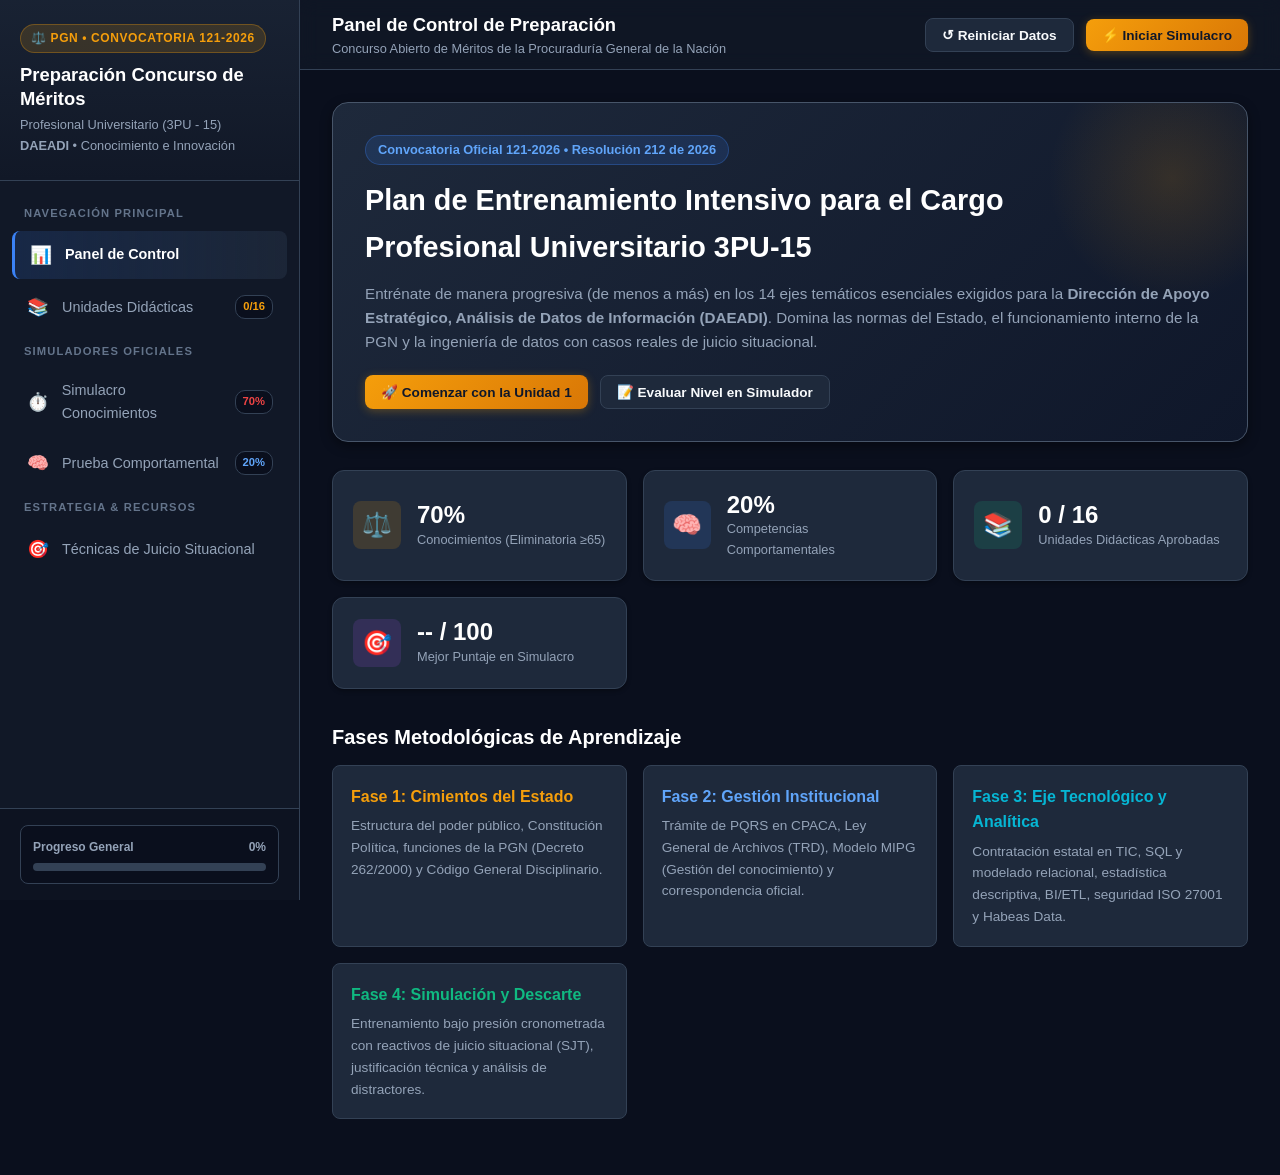
<file: index.html>
<!DOCTYPE html>
<html lang="es">
<head>
  <meta charset="UTF-8">
  <meta name="viewport" content="width=device-width, initial-scale=1.0">
  <meta http-equiv="refresh" content="0; url=plataforma_estudio/index.html">
  <title>Plataforma de Estudio PGN 121-2026 (DAEADI 3PU-15)</title>
  <script>
    window.location.href = "plataforma_estudio/index.html";
  </script>
  <style>
    body {
      background-color: #0b0f19;
      color: #f1f5f9;
      font-family: system-ui, -apple-system, sans-serif;
      display: flex;
      justify-content: center;
      align-items: center;
      height: 100vh;
      margin: 0;
      text-align: center;
    }
    a {
      color: #38bdf8;
      text-decoration: none;
      font-weight: bold;
    }
  </style>
</head>
<body>
  <div>
    <h2>⚖️ Plataforma de Estudio - Concurso PGN 121-2026</h2>
    <p>Redirigiendo al simulador interactivo...</p>
    <p>Si no carga automáticamente, <a href="plataforma_estudio/index.html">haz clic aquí para ingresar</a>.</p>
  </div>
</body>
</html>
</file>
<file: plataforma_estudio/styles.css>
/* ESTILOS DE LA PLATAFORMA DE ESTUDIO - PROCURADURÍA 3PU-15 */
:root {
  --bg-primary: #0a0f1d;
  --bg-secondary: #111827;
  --bg-card: #1e293b;
  --bg-card-hover: #273549;
  --text-primary: #f8fafc;
  --text-secondary: #94a3b8;
  --text-muted: #64748b;
  --accent-gold: #f59e0b;
  --accent-gold-glow: rgba(245, 158, 11, 0.25);
  --accent-blue: #3b82f6;
  --accent-cyan: #06b6d4;
  --accent-green: #10b981;
  --accent-red: #ef4444;
  --border-color: #334155;
  --border-highlight: #475569;
  --shadow-sm: 0 2px 4px rgba(0, 0, 0, 0.3);
  --shadow-md: 0 4px 12px rgba(0, 0, 0, 0.4);
  --shadow-lg: 0 10px 25px -3px rgba(0, 0, 0, 0.5);
  --radius-sm: 8px;
  --radius-md: 12px;
  --radius-lg: 16px;
  --font-main: -apple-system, BlinkMacSystemFont, "Segoe UI", Roboto, "Helvetica Neue", Arial, sans-serif;
  --transition-fast: 0.2s ease;
  --transition-normal: 0.3s ease;
}

* {
  box-sizing: border-box;
  margin: 0;
  padding: 0;
}

body {
  font-family: var(--font-main);
  background-color: var(--bg-primary);
  color: var(--text-primary);
  line-height: 1.6;
  min-height: 100vh;
  display: flex;
  overflow-x: hidden;
}

/* SIDEBAR DE NAVEGACIÓN */
.sidebar {
  width: 300px;
  background-color: var(--bg-secondary);
  border-right: 1px solid var(--border-color);
  height: 100vh;
  position: sticky;
  top: 0;
  display: flex;
  flex-direction: column;
  flex-shrink: 0;
  z-index: 100;
  transition: transform var(--transition-normal);
}

.sidebar-header {
  padding: 24px 20px;
  border-bottom: 1px solid var(--border-color);
  background: linear-gradient(180deg, rgba(30, 41, 59, 0.6) 0%, rgba(17, 24, 39, 0.8) 100%);
}

.brand-badge {
  display: inline-flex;
  align-items: center;
  gap: 6px;
  background: rgba(245, 158, 11, 0.15);
  color: var(--accent-gold);
  border: 1px solid rgba(245, 158, 11, 0.3);
  padding: 4px 10px;
  border-radius: 20px;
  font-size: 0.75rem;
  font-weight: 700;
  text-transform: uppercase;
  letter-spacing: 0.05em;
  margin-bottom: 10px;
}

.sidebar-header h1 {
  font-size: 1.15rem;
  font-weight: 800;
  color: #ffffff;
  line-height: 1.3;
}

.sidebar-header p {
  font-size: 0.8rem;
  color: var(--text-secondary);
  margin-top: 4px;
}

.sidebar-nav {
  padding: 16px 12px;
  overflow-y: auto;
  flex-grow: 1;
}

.nav-section-title {
  font-size: 0.7rem;
  text-transform: uppercase;
  letter-spacing: 0.1em;
  color: var(--text-muted);
  padding: 8px 12px;
  font-weight: 700;
}

.nav-item {
  display: flex;
  align-items: center;
  gap: 12px;
  padding: 10px 14px;
  border-radius: var(--radius-sm);
  color: var(--text-secondary);
  text-decoration: none;
  font-size: 0.9rem;
  font-weight: 500;
  cursor: pointer;
  transition: all var(--transition-fast);
  margin-bottom: 4px;
}

.nav-item:hover {
  background-color: var(--bg-card);
  color: #ffffff;
}

.nav-item.active {
  background: linear-gradient(90deg, rgba(59, 130, 246, 0.15) 0%, rgba(30, 41, 59, 0.8) 100%);
  color: #ffffff;
  border-left: 3px solid var(--accent-blue);
  font-weight: 600;
}

.nav-icon {
  font-size: 1.1rem;
  width: 24px;
  text-align: center;
}

.badge-counter {
  margin-left: auto;
  background: var(--bg-primary);
  color: var(--accent-gold);
  border: 1px solid var(--border-color);
  font-size: 0.7rem;
  padding: 2px 7px;
  border-radius: 10px;
  font-weight: 700;
}

.sidebar-footer {
  padding: 16px 20px;
  border-top: 1px solid var(--border-color);
  background-color: rgba(10, 15, 29, 0.5);
}

.progress-overall-box {
  background-color: var(--bg-primary);
  border: 1px solid var(--border-color);
  border-radius: var(--radius-sm);
  padding: 12px;
}

.progress-overall-box .header-text {
  display: flex;
  justify-content: space-between;
  font-size: 0.75rem;
  font-weight: 600;
  margin-bottom: 6px;
  color: var(--text-secondary);
}

.progress-bar-bg {
  width: 100%;
  height: 8px;
  background-color: var(--border-color);
  border-radius: 4px;
  overflow: hidden;
}

.progress-bar-fill {
  height: 100%;
  background: linear-gradient(90deg, var(--accent-gold) 0%, var(--accent-green) 100%);
  transition: width 0.5s ease;
  width: 0%;
}

/* ÁREA PRINCIPAL DE CONTENIDO */
.main-wrapper {
  flex-grow: 1;
  display: flex;
  flex-direction: column;
  min-width: 0;
}

.topbar {
  height: 70px;
  background-color: rgba(17, 24, 39, 0.8);
  backdrop-filter: blur(10px);
  border-bottom: 1px solid var(--border-color);
  display: flex;
  align-items: center;
  justify-content: space-between;
  padding: 0 32px;
  position: sticky;
  top: 0;
  z-index: 90;
}

.topbar-info h2 {
  font-size: 1.15rem;
  font-weight: 700;
  color: #ffffff;
}

.topbar-info p {
  font-size: 0.8rem;
  color: var(--text-secondary);
}

.topbar-actions {
  display: flex;
  align-items: center;
  gap: 12px;
}

.btn {
  display: inline-flex;
  align-items: center;
  gap: 8px;
  padding: 8px 16px;
  border-radius: var(--radius-sm);
  font-size: 0.85rem;
  font-weight: 600;
  cursor: pointer;
  border: none;
  transition: all var(--transition-fast);
  text-decoration: none;
}

.btn-primary {
  background: linear-gradient(135deg, var(--accent-gold) 0%, #d97706 100%);
  color: #0f172a;
  box-shadow: 0 2px 10px rgba(245, 158, 11, 0.3);
}

.btn-primary:hover {
  transform: translateY(-1px);
  box-shadow: 0 4px 15px rgba(245, 158, 11, 0.4);
}

.btn-secondary {
  background-color: var(--bg-card);
  color: var(--text-primary);
  border: 1px solid var(--border-color);
}

.btn-secondary:hover {
  background-color: var(--bg-card-hover);
  border-color: var(--border-highlight);
}

.btn-danger {
  background-color: rgba(239, 68, 68, 0.15);
  color: var(--accent-red);
  border: 1px solid rgba(239, 68, 68, 0.3);
}

.btn-danger:hover {
  background-color: rgba(239, 68, 68, 0.25);
}

.content-container {
  padding: 32px;
  max-width: 1200px;
  margin: 0 auto;
  width: 100%;
}

/* VISTAS */
.view-panel {
  display: none;
  animation: fadeIn 0.3s ease forwards;
}

.view-panel.active {
  display: block;
}

@keyframes fadeIn {
  from { opacity: 0; transform: translateY(6px); }
  to { opacity: 1; transform: translateY(0); }
}

/* DASHBOARD */
.hero-card {
  background: linear-gradient(135deg, #1e293b 0%, #0f172a 100%);
  border: 1px solid var(--border-highlight);
  border-radius: var(--radius-lg);
  padding: 32px;
  margin-bottom: 28px;
  position: relative;
  overflow: hidden;
  box-shadow: var(--shadow-md);
}

.hero-card::after {
  content: "";
  position: absolute;
  top: -50px;
  right: -50px;
  width: 250px;
  height: 250px;
  background: radial-gradient(circle, rgba(245, 158, 11, 0.15) 0%, rgba(245, 158, 11, 0) 70%);
  border-radius: 50%;
  pointer-events: none;
}

.hero-tag {
  display: inline-block;
  background: rgba(59, 130, 246, 0.15);
  color: #60a5fa;
  border: 1px solid rgba(59, 130, 246, 0.3);
  padding: 4px 12px;
  border-radius: 20px;
  font-size: 0.8rem;
  font-weight: 700;
  margin-bottom: 12px;
}

.hero-card h2 {
  font-size: 1.8rem;
  font-weight: 800;
  color: #ffffff;
  margin-bottom: 12px;
  max-width: 800px;
}

.hero-card p {
  color: var(--text-secondary);
  font-size: 0.95rem;
  max-width: 850px;
  margin-bottom: 20px;
}

.stats-grid {
  display: grid;
  grid-template-columns: repeat(auto-fit, minmax(220px, 1fr));
  gap: 16px;
  margin-bottom: 32px;
}

.stat-box {
  background-color: var(--bg-card);
  border: 1px solid var(--border-color);
  border-radius: var(--radius-md);
  padding: 20px;
  display: flex;
  align-items: center;
  gap: 16px;
  box-shadow: var(--shadow-sm);
  transition: transform var(--transition-fast);
}

.stat-box:hover {
  transform: translateY(-2px);
  border-color: var(--border-highlight);
}

.stat-icon {
  width: 48px;
  height: 48px;
  border-radius: var(--radius-sm);
  display: flex;
  align-items: center;
  justify-content: center;
  font-size: 1.5rem;
}

.stat-icon.gold { background: rgba(245, 158, 11, 0.15); color: var(--accent-gold); }
.stat-icon.blue { background: rgba(59, 130, 246, 0.15); color: var(--accent-blue); }
.stat-icon.green { background: rgba(16, 185, 129, 0.15); color: var(--accent-green); }
.stat-icon.purple { background: rgba(168, 85, 247, 0.15); color: #c084fc; }

.stat-content .val {
  font-size: 1.5rem;
  font-weight: 800;
  color: #ffffff;
  line-height: 1.2;
}

.stat-content .lbl {
  font-size: 0.8rem;
  color: var(--text-secondary);
}

/* LISTA DE UNIDADES DIDÁCTICAS */
.units-grid {
  display: grid;
  grid-template-columns: repeat(auto-fill, minmax(340px, 1fr));
  gap: 20px;
}

.unit-card {
  background-color: var(--bg-card);
  border: 1px solid var(--border-color);
  border-radius: var(--radius-md);
  padding: 24px;
  cursor: pointer;
  transition: all var(--transition-fast);
  display: flex;
  flex-direction: column;
  position: relative;
  overflow: hidden;
}

.unit-card:hover:not(.locked) {
  transform: translateY(-3px);
  border-color: var(--accent-blue);
  box-shadow: var(--shadow-md);
}

.unit-card.locked {
  opacity: 0.65;
  background-color: rgba(17, 24, 39, 0.6);
  border: 1px dashed var(--border-color);
  cursor: not-allowed;
}

.unit-card.locked:hover {
  border-color: var(--accent-red);
}

.locked-badge {
  display: inline-flex;
  align-items: center;
  gap: 4px;
  background: rgba(239, 68, 68, 0.15);
  color: #f87171;
  border: 1px solid rgba(239, 68, 68, 0.3);
  padding: 2px 8px;
  border-radius: 6px;
  font-size: 0.75rem;
  font-weight: 700;
}

.unit-header {
  display: flex;
  justify-content: space-between;
  align-items: center;
  margin-bottom: 12px;
}

.unit-num {
  font-size: 0.85rem;
  font-weight: 800;
  color: var(--accent-gold);
  background: rgba(245, 158, 11, 0.1);
  padding: 2px 8px;
  border-radius: 6px;
}

.unit-level {
  font-size: 0.75rem;
  padding: 2px 8px;
  border-radius: 12px;
  font-weight: 600;
}

.level-basico { background: rgba(16, 185, 129, 0.15); color: var(--accent-green); }
.level-intermedio { background: rgba(59, 130, 246, 0.15); color: #60a5fa; }
.level-avanzado { background: rgba(245, 158, 11, 0.15); color: var(--accent-gold); }

.unit-card h3 {
  font-size: 1.15rem;
  font-weight: 700;
  color: #ffffff;
  margin-bottom: 8px;
  line-height: 1.4;
}

.unit-category {
  font-size: 0.75rem;
  color: var(--accent-cyan);
  text-transform: uppercase;
  letter-spacing: 0.05em;
  font-weight: 700;
  margin-bottom: 10px;
}

.unit-card p {
  font-size: 0.85rem;
  color: var(--text-secondary);
  margin-bottom: 18px;
  flex-grow: 1;
}

.unit-card-footer {
  display: flex;
  align-items: center;
  justify-content: space-between;
  border-top: 1px solid rgba(255, 255, 255, 0.05);
  padding-top: 14px;
  font-size: 0.8rem;
}

.quiz-status {
  display: flex;
  align-items: center;
  gap: 6px;
  font-weight: 600;
}

.status-completed { color: var(--accent-green); }
.status-pending { color: var(--text-muted); }

/* VISTA DETALLE DE UNIDAD DIDÁCTICA */
.unit-detail-container {
  background-color: var(--bg-card);
  border: 1px solid var(--border-color);
  border-radius: var(--radius-lg);
  padding: 36px;
  box-shadow: var(--shadow-md);
}

.unit-detail-header {
  margin-bottom: 28px;
  border-bottom: 1px solid var(--border-color);
  padding-bottom: 24px;
}

.unit-detail-header .back-btn {
  margin-bottom: 16px;
}

.unit-detail-header h2 {
  font-size: 1.8rem;
  color: #ffffff;
  margin-bottom: 8px;
}

.normativa-box {
  background: rgba(15, 23, 42, 0.6);
  border-left: 4px solid var(--accent-gold);
  border-radius: 0 var(--radius-sm) var(--radius-sm) 0;
  padding: 16px 20px;
  margin-bottom: 24px;
}

.normativa-box h4 {
  color: var(--accent-gold);
  font-size: 0.9rem;
  text-transform: uppercase;
  letter-spacing: 0.05em;
  margin-bottom: 8px;
}

.normativa-box ul {
  padding-left: 20px;
  color: var(--text-secondary);
  font-size: 0.85rem;
}

.keypoints-section {
  margin-bottom: 32px;
}

.keypoint-item {
  background: rgba(15, 23, 42, 0.4);
  border: 1px solid var(--border-color);
  border-radius: var(--radius-md);
  padding: 20px;
  margin-bottom: 16px;
}

.keypoint-item h4 {
  font-size: 1.05rem;
  color: #ffffff;
  margin-bottom: 8px;
  display: flex;
  align-items: center;
  gap: 8px;
}

.keypoint-item p {
  color: var(--text-secondary);
  font-size: 0.92rem;
  line-height: 1.6;
}

.scenario-callout {
  background: linear-gradient(135deg, rgba(6, 182, 212, 0.08) 0%, rgba(59, 130, 246, 0.05) 100%);
  border: 1px solid rgba(6, 182, 212, 0.2);
  border-radius: var(--radius-md);
  padding: 20px;
  margin-bottom: 24px;
}

.scenario-callout h4 {
  color: var(--accent-cyan);
  font-size: 0.95rem;
  margin-bottom: 8px;
  display: flex;
  align-items: center;
  gap: 8px;
}

.exam-tip-callout {
  background: linear-gradient(135deg, rgba(245, 158, 11, 0.08) 0%, rgba(217, 119, 6, 0.05) 100%);
  border: 1px solid rgba(245, 158, 11, 0.25);
  border-radius: var(--radius-md);
  padding: 20px;
  margin-bottom: 32px;
}

.exam-tip-callout h4 {
  color: var(--accent-gold);
  font-size: 0.95rem;
  margin-bottom: 8px;
  display: flex;
  align-items: center;
  gap: 8px;
}

/* SECCIÓN DE QUIZ / EVALUACIÓN */
.quiz-wrapper {
  background-color: var(--bg-secondary);
  border: 1px solid var(--border-color);
  border-radius: var(--radius-md);
  padding: 28px;
  margin-top: 32px;
}

.quiz-header {
  display: flex;
  justify-content: space-between;
  align-items: center;
  margin-bottom: 20px;
  border-bottom: 1px solid var(--border-color);
  padding-bottom: 16px;
}

.quiz-header h3 {
  font-size: 1.25rem;
  color: #ffffff;
}

.quiz-case-box {
  background: rgba(30, 41, 59, 0.7);
  border-left: 4px solid var(--accent-blue);
  padding: 16px 20px;
  border-radius: 0 var(--radius-sm) var(--radius-sm) 0;
  margin-bottom: 20px;
  font-size: 0.92rem;
  color: #e2e8f0;
}

.badge-difficulty {
  display: inline-flex;
  align-items: center;
  gap: 6px;
  font-size: 0.75rem;
  font-weight: 700;
  padding: 4px 10px;
  border-radius: 20px;
  letter-spacing: 0.02em;
}

.badge-diff-facil {
  background: rgba(16, 185, 129, 0.15);
  color: #34d399;
  border: 1px solid rgba(16, 185, 129, 0.4);
}

.badge-diff-media {
  background: rgba(245, 158, 11, 0.15);
  color: #fbbf24;
  border: 1px solid rgba(245, 158, 11, 0.4);
}

.badge-diff-dificil {
  background: rgba(239, 68, 68, 0.15);
  color: #f87171;
  border: 1px solid rgba(239, 68, 68, 0.4);
}

.badge-qtype {
  display: inline-flex;
  align-items: center;
  gap: 6px;
  font-size: 0.75rem;
  font-weight: 600;
  padding: 4px 10px;
  border-radius: 20px;
  background: rgba(59, 130, 246, 0.12);
  color: #93c5fd;
  border: 1px solid rgba(59, 130, 246, 0.35);
}

.quiz-case-box strong {
  color: #60a5fa;
  display: block;
  margin-bottom: 6px;
  text-transform: uppercase;
  font-size: 0.75rem;
  letter-spacing: 0.05em;
}

.quiz-question-text {
  font-size: 1rem;
  font-weight: 600;
  color: #ffffff;
  margin-bottom: 20px;
  line-height: 1.5;
}

.options-list {
  display: flex;
  flex-direction: column;
  gap: 12px;
  margin-bottom: 24px;
}

.option-btn {
  background-color: var(--bg-card);
  border: 1px solid var(--border-color);
  border-radius: var(--radius-sm);
  padding: 14px 18px;
  text-align: left;
  color: var(--text-primary);
  font-size: 0.9rem;
  cursor: pointer;
  transition: all var(--transition-fast);
  display: flex;
  align-items: flex-start;
  gap: 12px;
  line-height: 1.5;
}

.option-btn:hover:not(:disabled) {
  background-color: var(--bg-card-hover);
  border-color: var(--border-highlight);
  transform: translateX(4px);
}

.option-btn .letter {
  background-color: var(--border-color);
  color: #ffffff;
  width: 24px;
  height: 24px;
  border-radius: 50%;
  display: flex;
  align-items: center;
  justify-content: center;
  font-size: 0.75rem;
  font-weight: 700;
  flex-shrink: 0;
  margin-top: 2px;
}

.option-btn.selected {
  border-color: var(--accent-blue);
  background-color: rgba(59, 130, 246, 0.15);
}

.option-btn.selected .letter {
  background-color: var(--accent-blue);
}

.option-btn.correct {
  border-color: var(--accent-green);
  background-color: rgba(16, 185, 129, 0.15);
}

.option-btn.correct .letter {
  background-color: var(--accent-green);
}

.option-btn.wrong {
  border-color: var(--accent-red);
  background-color: rgba(239, 68, 68, 0.15);
}

.option-btn.wrong .letter {
  background-color: var(--accent-red);
}

.feedback-card {
  padding: 18px 20px;
  border-radius: var(--radius-sm);
  margin-bottom: 20px;
  font-size: 0.9rem;
  line-height: 1.5;
  display: none;
}

.feedback-card.correct {
  background: rgba(16, 185, 129, 0.15);
  border: 1px solid rgba(16, 185, 129, 0.3);
  color: #d1fae5;
  display: block;
}

.feedback-card.wrong {
  background: rgba(239, 68, 68, 0.15);
  border: 1px solid rgba(239, 68, 68, 0.3);
  color: #fee2e2;
  display: block;
}

.feedback-card strong {
  display: block;
  margin-bottom: 6px;
}

/* SIMULADOR DE EXAMEN */
.exam-runner {
  background-color: var(--bg-card);
  border: 1px solid var(--border-color);
  border-radius: var(--radius-lg);
  padding: 36px;
  box-shadow: var(--shadow-lg);
}

.exam-nav-bar {
  display: flex;
  justify-content: space-between;
  align-items: center;
  border-bottom: 1px solid var(--border-color);
  padding-bottom: 20px;
  margin-bottom: 28px;
}

.exam-timer {
  display: inline-flex;
  align-items: center;
  gap: 8px;
  background: rgba(239, 68, 68, 0.15);
  color: #f87171;
  border: 1px solid rgba(239, 68, 68, 0.3);
  padding: 6px 14px;
  border-radius: 20px;
  font-size: 0.95rem;
  font-weight: 700;
}

.exam-progress-counter {
  font-size: 0.9rem;
  color: var(--text-secondary);
}

.exam-result-box {
  text-align: center;
  padding: 40px 20px;
}

.result-badge-large {
  display: inline-flex;
  align-items: center;
  justify-content: center;
  width: 130px;
  height: 130px;
  border-radius: 50%;
  font-size: 2.5rem;
  font-weight: 800;
  margin-bottom: 24px;
}

.result-badge-large.passed {
  background: rgba(16, 185, 129, 0.2);
  color: var(--accent-green);
  border: 4px solid var(--accent-green);
}

.result-badge-large.failed {
  background: rgba(239, 68, 68, 0.2);
  color: var(--accent-red);
  border: 4px solid var(--accent-red);
}

.result-title {
  font-size: 1.8rem;
  color: #ffffff;
  margin-bottom: 12px;
}

/* PESTAÑAS DENTRO DEL DETALLE DE UNIDAD */
.unit-tabs-nav {
  display: flex;
  gap: 8px;
  border-bottom: 2px solid var(--border-color);
  margin-bottom: 28px;
  overflow-x: auto;
  padding-bottom: 2px;
}

.unit-tab-btn {
  background: transparent;
  border: none;
  color: var(--text-secondary);
  font-size: 0.92rem;
  font-weight: 600;
  padding: 10px 18px;
  border-radius: var(--radius-sm) var(--radius-sm) 0 0;
  cursor: pointer;
  display: inline-flex;
  align-items: center;
  gap: 8px;
  transition: all var(--transition-fast);
  white-space: nowrap;
}

.unit-tab-btn:hover {
  color: #ffffff;
  background-color: rgba(255, 255, 255, 0.04);
}

.unit-tab-btn.active {
  color: var(--accent-gold);
  border-bottom: 3px solid var(--accent-gold);
  background-color: rgba(245, 158, 11, 0.08);
}

.unit-tab-content {
  display: none;
  animation: fadeIn 0.3s ease;
}

.unit-tab-content.active {
  display: block;
}

/* FUENTES OFICIALES E INVESTIGACIONES */
.research-sources-grid {
  display: grid;
  grid-template-columns: 1fr;
  gap: 16px;
  margin-bottom: 24px;
}

.research-source-card {
  background: rgba(15, 23, 42, 0.5);
  border: 1px solid var(--border-color);
  border-left: 4px solid var(--accent-blue);
  border-radius: 0 var(--radius-sm) var(--radius-sm) 0;
  padding: 16px 20px;
  transition: all var(--transition-fast);
}

.research-source-card:hover {
  background: rgba(30, 41, 59, 0.6);
  border-color: var(--accent-cyan);
}

.research-source-card .source-badge {
  display: inline-block;
  background: rgba(59, 130, 246, 0.15);
  color: #60a5fa;
  font-size: 0.75rem;
  font-weight: 700;
  padding: 2px 8px;
  border-radius: 4px;
  margin-bottom: 6px;
}

.research-source-card h4 {
  font-size: 1rem;
  color: #ffffff;
  margin-bottom: 6px;
}

.research-source-card p {
  font-size: 0.88rem;
  color: var(--text-secondary);
  line-height: 1.5;
}

/* MÓDULOS DIDÁCTICOS PROFUNDOS */
.deep-module-box {
  background: rgba(15, 23, 42, 0.4);
  border: 1px solid var(--border-color);
  border-radius: var(--radius-md);
  padding: 24px;
  margin-bottom: 24px;
}

.deep-module-box h3 {
  font-size: 1.2rem;
  color: var(--accent-gold);
  margin-bottom: 12px;
  display: flex;
  align-items: center;
  gap: 8px;
}

.deep-module-box p {
  color: var(--text-primary);
  font-size: 0.95rem;
  line-height: 1.7;
  margin-bottom: 14px;
}

.deep-module-box ul {
  padding-left: 24px;
  color: var(--text-secondary);
  font-size: 0.92rem;
  margin-bottom: 14px;
}

.deep-module-box li {
  margin-bottom: 8px;
  line-height: 1.6;
}

.deep-module-box .legal-quote {
  background: rgba(30, 41, 59, 0.8);
  border-left: 3px solid var(--accent-cyan);
  padding: 12px 18px;
  font-style: italic;
  color: #e2e8f0;
  border-radius: 0 var(--radius-sm) var(--radius-sm) 0;
  margin: 14px 0;
  font-size: 0.9rem;
}

/* GLOSARIO */
.glossary-grid {
  display: grid;
  grid-template-columns: repeat(auto-fill, minmax(320px, 1fr));
  gap: 16px;
}

.glossary-card {
  background: rgba(15, 23, 42, 0.5);
  border: 1px solid var(--border-color);
  border-radius: var(--radius-sm);
  padding: 18px;
}

.glossary-card h4 {
  color: var(--accent-cyan);
  font-size: 0.95rem;
  margin-bottom: 8px;
}

.glossary-card p {
  color: var(--text-secondary);
  font-size: 0.88rem;
  line-height: 1.5;
}

/* EXAMEN CONTINUO Y REPORTE AL 100% */
.exam-summary-diagnostic {
  background: var(--bg-card);
  border: 1px solid var(--border-color);
  border-radius: var(--radius-md);
  padding: 24px;
  margin-top: 24px;
}

.score-banner-100 {
  text-align: center;
  padding: 28px;
  border-radius: var(--radius-md);
  margin-bottom: 24px;
}

.score-banner-100.success {
  background: rgba(16, 185, 129, 0.15);
  border: 2px solid var(--accent-green);
}

.score-banner-100.failed {
  background: rgba(239, 68, 68, 0.15);
  border: 2px solid var(--accent-red);
}

.diagnostic-item {
  background: rgba(15, 23, 42, 0.6);
  border: 1px solid var(--border-color);
  border-radius: var(--radius-sm);
  padding: 18px;
  margin-bottom: 16px;
}

.diagnostic-item.is-correct {
  border-left: 4px solid var(--accent-green);
}

.diagnostic-item.is-wrong {
  border-left: 4px solid var(--accent-red);
}
</file>
